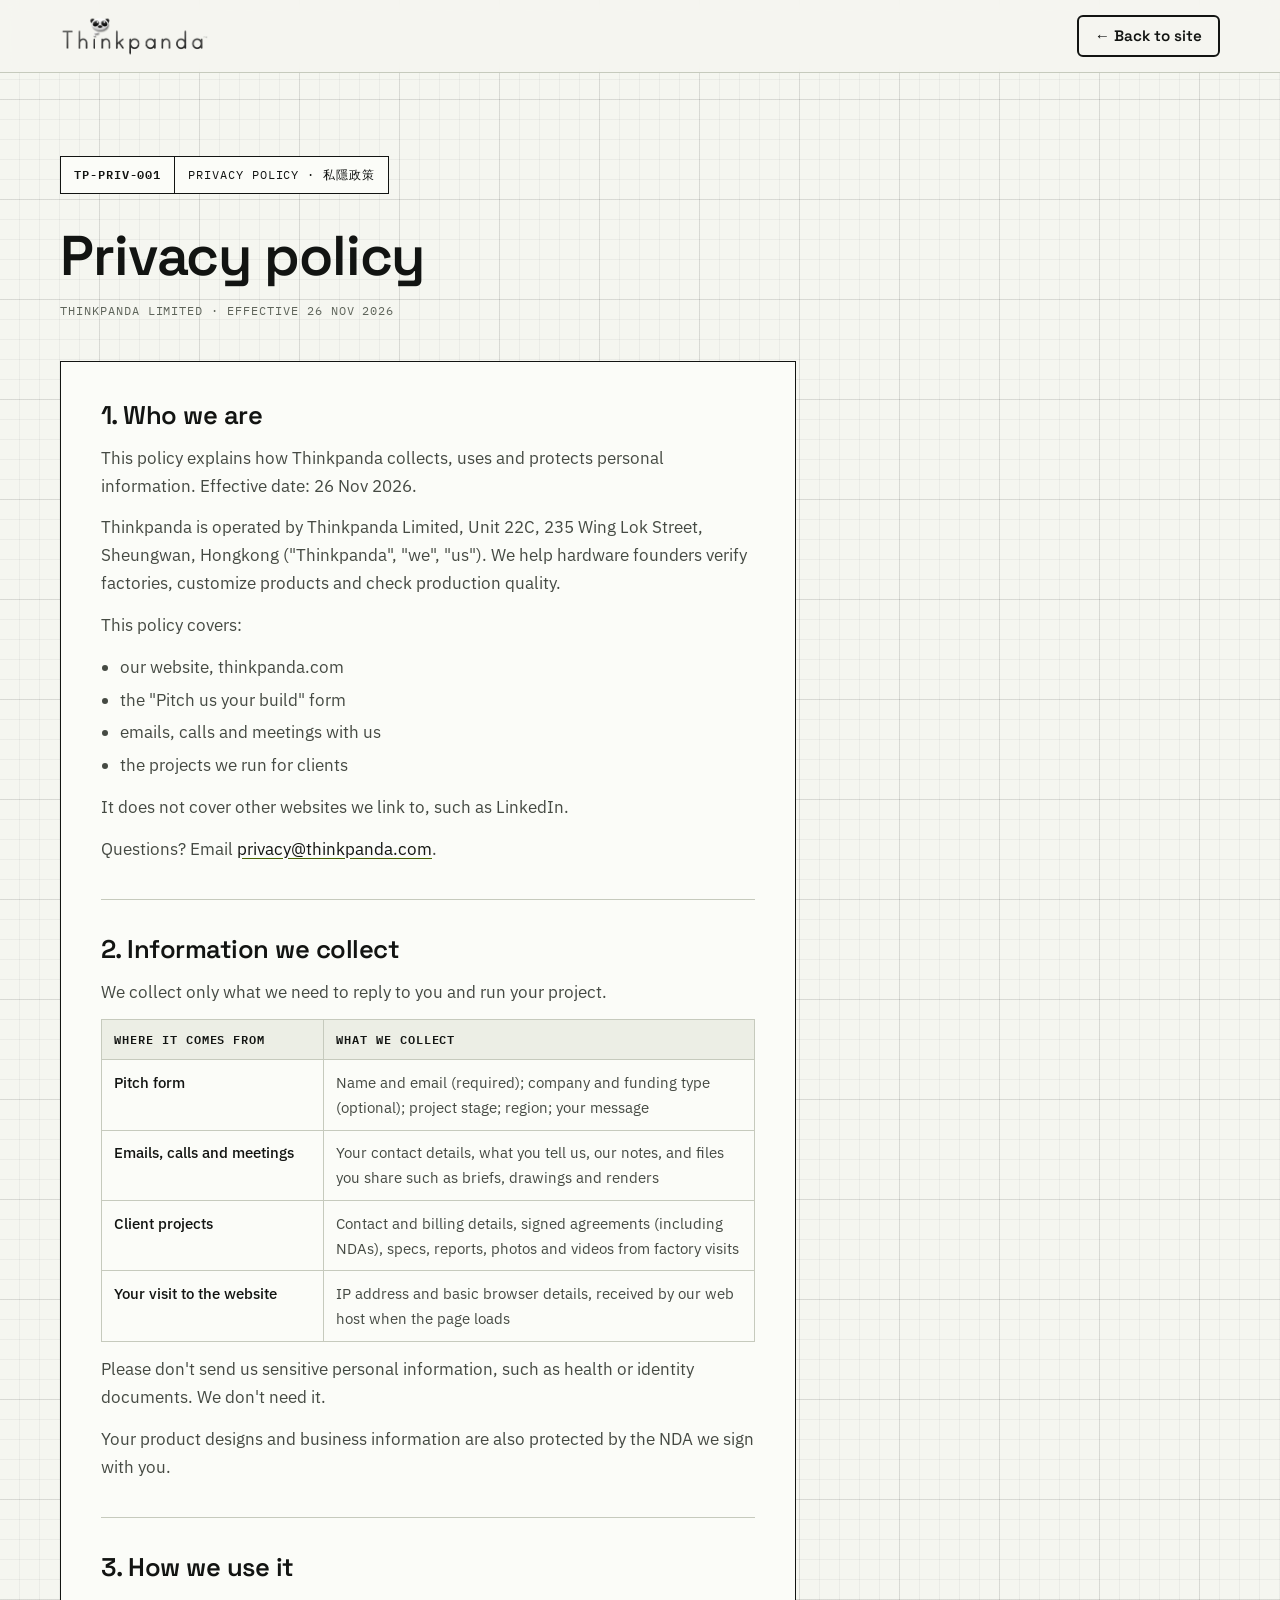
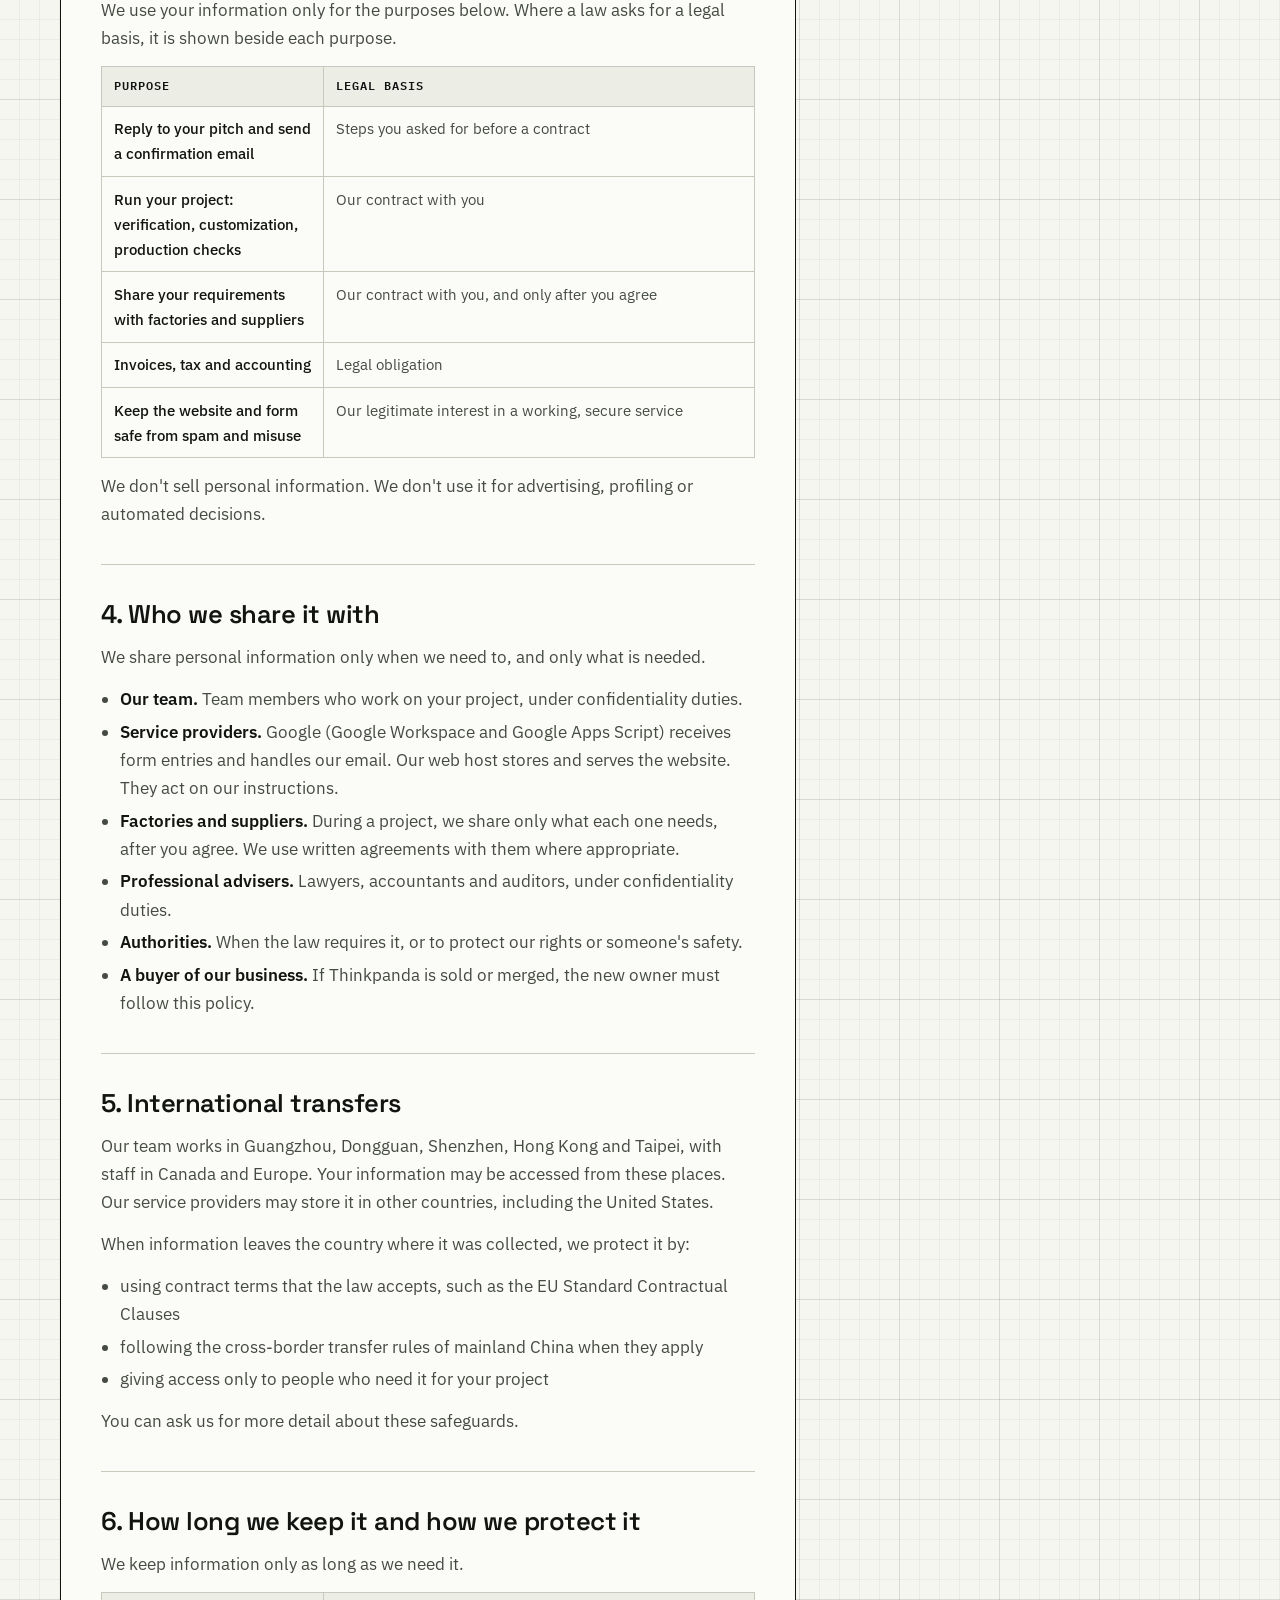
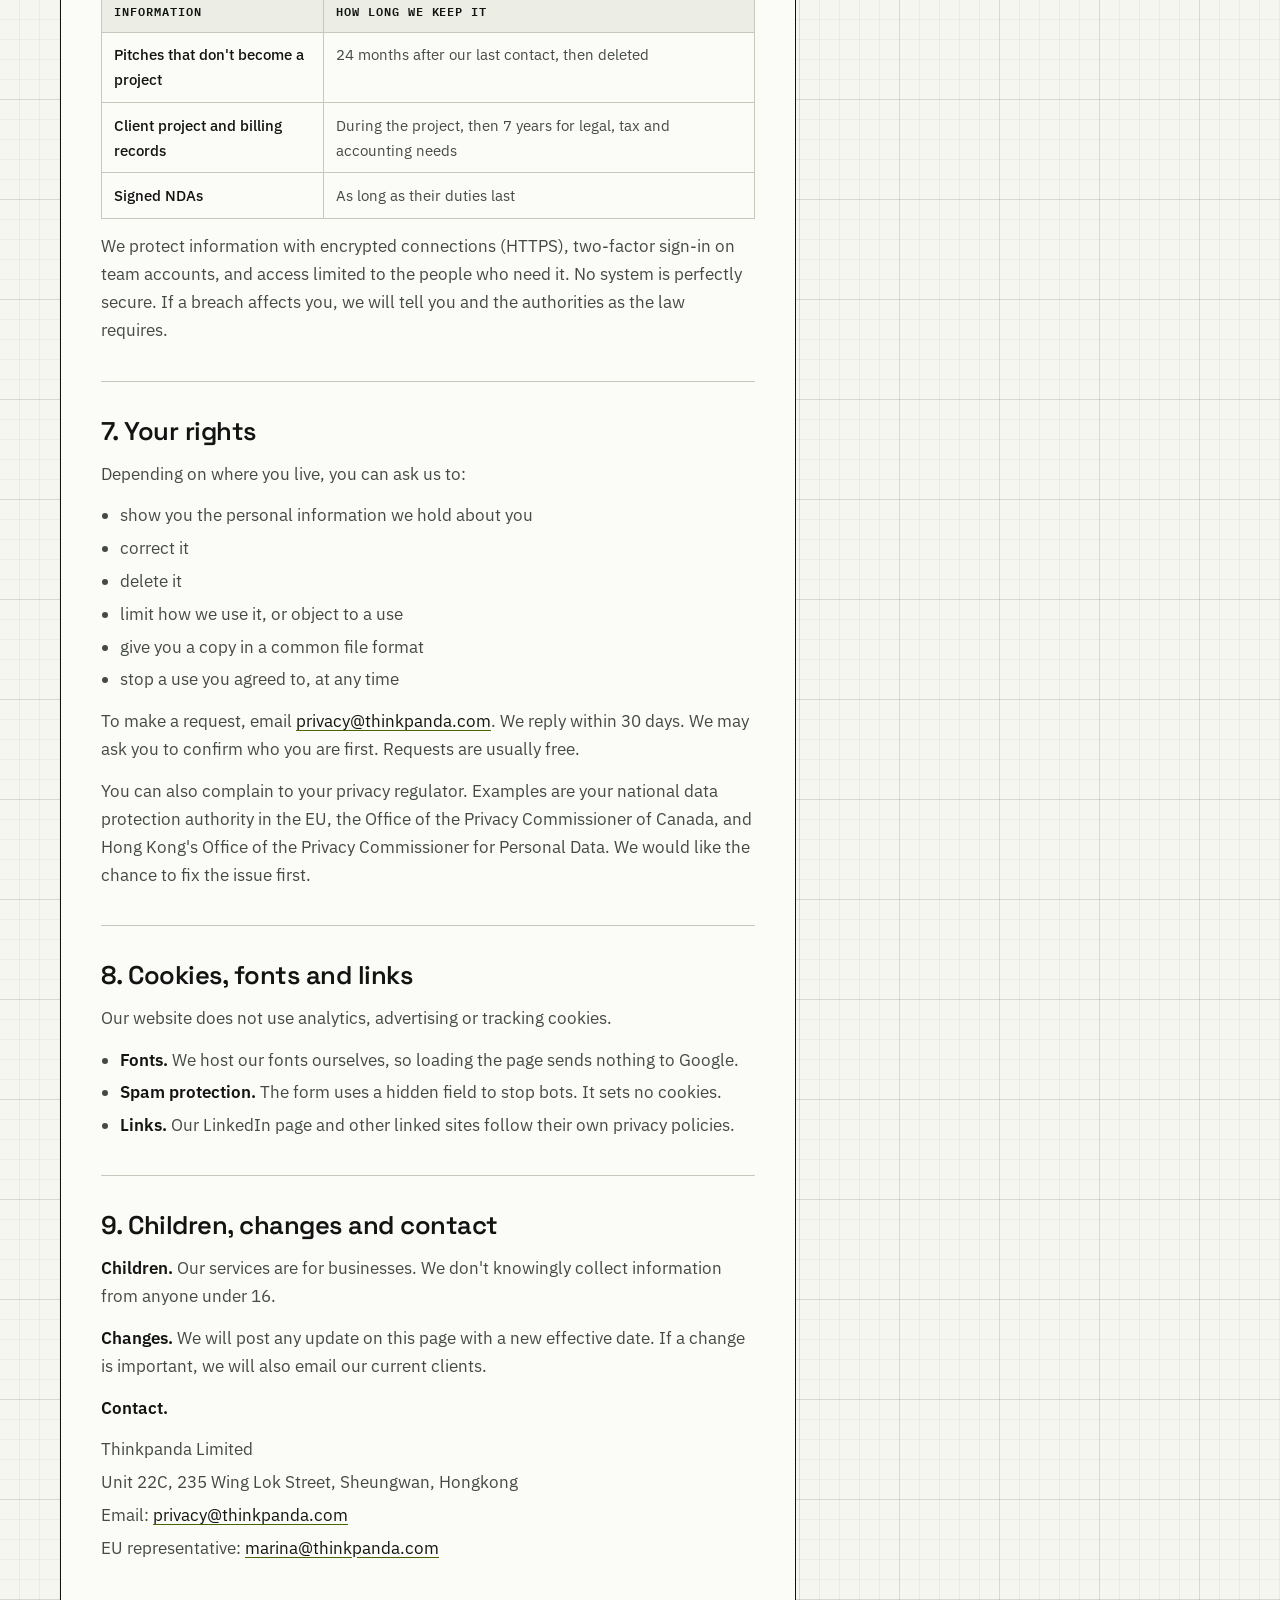
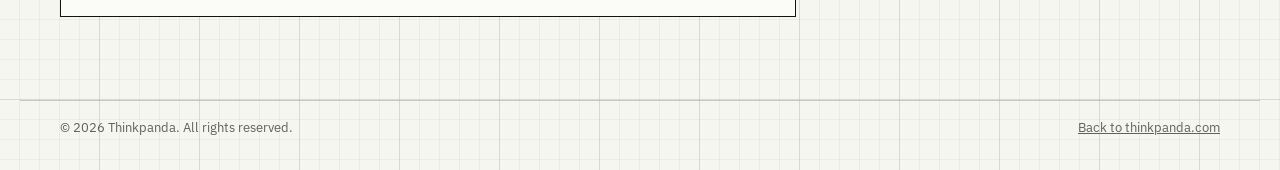
<file: privacy.html>
<!DOCTYPE html>
<html lang="en">
<head>
<meta name="robots" content="noindex, nofollow, noarchive, nosnippet, noimageindex">
<meta name="googlebot" content="noindex, nofollow, noarchive, nosnippet">
<meta name="bingbot" content="noindex, nofollow, noarchive, nosnippet">
<meta charset="utf-8">
<meta name="viewport" content="width=device-width, initial-scale=1">
<title>Privacy policy | Thinkpanda</title>
<meta name="description" content="How Thinkpanda Limited collects, uses and protects personal information.">
<meta name="theme-color" content="#F5F6F0" media="(prefers-color-scheme: light)">
<meta name="theme-color" content="#0E100E" media="(prefers-color-scheme: dark)">
<link rel="canonical" href="https://thinkpanda.com/privacy.html">
<link rel="icon" type="image/svg+xml" href="data:image/svg+xml,%3Csvg%20xmlns=%22http://www.w3.org/2000/svg%22%20viewBox=%220%200%2064%2064%22%3E%3Cdefs%3E%3ClinearGradient%20id=%22g%22%20x1=%220%22%20y1=%220%22%20x2=%221%22%20y2=%221%22%3E%3Cstop%20offset=%220%22%20stop-color=%22%23D4F53C%22/%3E%3Cstop%20offset=%221%22%20stop-color=%22%238BCB2A%22/%3E%3C/linearGradient%3E%3CclipPath%20id=%22c%22%3E%3Crect%20width=%2264%22%20height=%2264%22%20rx=%2214%22/%3E%3C/clipPath%3E%3C/defs%3E%3Crect%20width=%2264%22%20height=%2264%22%20rx=%2214%22%20fill=%22url%28%23g%29%22/%3E%3Cg%20clip-path=%22url%28%23c%29%22%3E%3Ccircle%20cx=%2214%22%20cy=%2240%22%20r=%227%22%20fill=%22%23121412%22/%3E%3Ccircle%20cx=%2244%22%20cy=%2240%22%20r=%227%22%20fill=%22%23121412%22/%3E%3Cellipse%20cx=%2229%22%20cy=%2258%22%20rx=%2224%22%20ry=%2220%22%20fill=%22%23fff%22/%3E%3Cellipse%20cx=%2220%22%20cy=%2255%22%20rx=%225%22%20ry=%226.5%22%20transform=%22rotate%2834%2020%2055%29%22%20fill=%22%23121412%22/%3E%3Cellipse%20cx=%2238%22%20cy=%2255%22%20rx=%225%22%20ry=%226.5%22%20transform=%22rotate%28-34%2038%2055%29%22%20fill=%22%23121412%22/%3E%3Ccircle%20cx=%2221.2%22%20cy=%2253%22%20r=%221.8%22%20fill=%22%23fff%22/%3E%3Ccircle%20cx=%2239.2%22%20cy=%2253%22%20r=%221.8%22%20fill=%22%23fff%22/%3E%3Cellipse%20cx=%2229%22%20cy=%2262%22%20rx=%223%22%20ry=%222%22%20fill=%22%23121412%22/%3E%3C/g%3E%3Cpath%20d=%22M45,12%20q0,-6%206,-6%20q6,0%206,6%20q0,4%20-4,6%20q-2,1%20-2,4%22%20fill=%22none%22%20stroke=%22%23121412%22%20stroke-width=%223.6%22%20stroke-linecap=%22round%22/%3E%3Ccircle%20cx=%2251%22%20cy=%2228%22%20r=%222.3%22%20fill=%22%23121412%22/%3E%3C/svg%3E">
<link rel="stylesheet" href="fonts/fonts.css">
<style>
:root{--paper:#F5F6F0;--paper-2:#ECEEE5;--card:#FBFCF8;--ink:#121412;--ink-2:#454A43;--ink-3:#5E645A;--rule:#C6CABD;--rule-strong:#121412;--lime:#C6F432;--on-lime:#121412;--lime-ink:#476500;--grid-minor:rgba(18,20,18,.045);--grid-major:rgba(18,20,18,.085);
--font-wm:"Quicksand","Varela Round",ui-rounded,system-ui,sans-serif;--font-display:"Space Grotesk","Helvetica Neue",Arial,"Noto Sans TC",sans-serif;--font-body:"IBM Plex Sans","Helvetica Neue",Arial,"Noto Sans TC","PingFang TC","Microsoft YaHei",sans-serif;--font-mono:"IBM Plex Mono",ui-monospace,"SFMono-Regular",Menlo,Consolas,"Noto Sans TC","PingFang TC",monospace;
--maxw:1240px;--gutter:clamp(16px,4vw,40px);--t-mono:.75rem;color-scheme:light}
@media (prefers-color-scheme:dark){:root{--paper:#0E100E;--paper-2:#131613;--card:#171A16;--ink:#ECEFE5;--ink-2:#B3B9AD;--ink-3:#9AA195;--rule:#30352E;--rule-strong:#ECEFE5;--lime-ink:#C6F432;--grid-minor:rgba(236,239,229,.035);--grid-major:rgba(236,239,229,.07);color-scheme:dark}}
*,*::before,*::after{box-sizing:border-box}
html{-webkit-text-size-adjust:100%}
body{margin:0;background-color:var(--paper);color:var(--ink);font:400 1.0625rem/1.65 var(--font-body);background-image:linear-gradient(var(--grid-major) 1px,transparent 1px),linear-gradient(90deg,var(--grid-major) 1px,transparent 1px),linear-gradient(var(--grid-minor) 1px,transparent 1px),linear-gradient(90deg,var(--grid-minor) 1px,transparent 1px);background-size:100px 100px,100px 100px,20px 20px,20px 20px;background-position:-1px -1px}
a{color:inherit}
a:focus-visible{outline:2px solid var(--ink);outline-offset:3px}
.skip{position:absolute;left:var(--gutter);top:-60px;z-index:100;background:var(--lime);color:var(--on-lime);padding:.6rem 1rem;font-weight:600;text-decoration:none;border:2px solid var(--ink)}
.skip:focus{top:.5rem}
.wrap{max-width:var(--maxw);margin-inline:auto;padding-inline:var(--gutter)}
.site-head{position:sticky;top:0;z-index:50;background:color-mix(in srgb,var(--paper) 90%,transparent);backdrop-filter:blur(8px);-webkit-backdrop-filter:blur(8px);border-bottom:1px solid var(--rule)}
.head-in{display:flex;align-items:center;justify-content:space-between;gap:1rem;min-height:72px}
.brand{display:inline-flex;align-items:center}
.logo{display:block;height:auto;width:150px;max-width:100%}
.logo-dark{display:none}
@media (prefers-color-scheme:dark){.logo-light{display:none}.logo-dark{display:block}}
.back{font:600 .95rem/1 var(--font-display);text-decoration:none;padding:.7rem 1rem;border:2px solid var(--ink);border-radius:6px}
.back:hover{background:var(--lime);color:var(--on-lime)}
main{padding-block:clamp(3rem,2rem + 4vw,6rem)}
.sheet-head{display:flex;margin-bottom:2rem;font-family:var(--font-mono);font-size:var(--t-mono);letter-spacing:.08em;text-transform:uppercase;border:1px solid var(--rule-strong);width:max-content;max-width:100%;background:var(--card)}
.sheet-head span{padding:.5rem .8rem}
.sheet-head .sht{border-right:1px solid var(--rule-strong);font-weight:600}
h1,h2{font-family:var(--font-display);font-weight:600;line-height:1.08;letter-spacing:-.02em;margin:0;text-wrap:balance}
h1{font-size:clamp(2.2rem,1.4rem + 3vw,3.5rem)}
.meta{margin:.9rem 0 0;font-family:var(--font-mono);font-size:var(--t-mono);letter-spacing:.08em;text-transform:uppercase;color:var(--ink-3)}
.policy{max-width:46rem;margin-top:2.5rem;background:var(--card);border:1px solid var(--rule-strong);padding:clamp(1.25rem,1rem + 2vw,2.5rem)}
.policy section+section{margin-top:2.25rem;padding-top:2.25rem;border-top:1px solid var(--rule)}
.policy h2{font-size:clamp(1.3rem,1.15rem + .6vw,1.6rem);margin-bottom:.9rem}
.policy p{margin:0 0 .85rem;color:var(--ink-2)}
.policy p:last-child{margin-bottom:0}
.policy b{color:var(--ink);font-weight:600}
.policy ul{margin:0 0 .85rem;padding-left:1.2rem;color:var(--ink-2)}
.policy li{margin:.3rem 0}
.policy ul.plain{list-style:none;padding-left:0}
.policy a{color:var(--ink);text-decoration-color:var(--lime-ink);text-underline-offset:3px}
.tbl{overflow-x:auto;margin:0 0 .85rem}
table{width:100%;border-collapse:collapse;font-size:.95rem}
th,td{text-align:left;vertical-align:top;padding:.6rem .75rem;border:1px solid var(--rule)}
th{font-family:var(--font-mono);font-size:var(--t-mono);font-weight:600;letter-spacing:.08em;text-transform:uppercase;background:var(--paper-2)}
td{color:var(--ink-2)}
td:first-child{color:var(--ink);font-weight:500;width:34%}
.site-foot{padding:0 0 2rem}
.foot-legal{display:flex;justify-content:space-between;gap:1rem;flex-wrap:wrap;font-size:.82rem;color:var(--ink-3);border-top:1px solid var(--rule);padding-top:1rem}
</style>
</head>
<body>
<a class="skip" href="#main">Skip to content</a>
<header class="site-head">
  <div class="wrap head-in">
    <a class="brand" href="index.html" aria-label="Thinkpanda home"><img class="logo logo-light" src="[data-uri]" alt="Thinkpanda"><img class="logo logo-dark" src="[data-uri]" alt="" aria-hidden="true"></a>
    <a class="back" href="index.html"><span aria-hidden="true">&larr;</span> Back to site</a>
  </div>
</header>
<main id="main">
  <div class="wrap">
    <div class="sheet-head"><span class="sht">TP-PRIV-001</span><span>Privacy policy · 私隱政策</span></div>
    <h1>Privacy policy</h1>
    <p class="meta">Thinkpanda Limited · Effective 26 Nov 2026</p>
    <article class="policy">
<section aria-labelledby="s1"><h2 id="s1">1. Who we are</h2>
<p>This policy explains how Thinkpanda collects, uses and protects personal information. Effective date: 26 Nov 2026.</p>
<p>Thinkpanda is operated by Thinkpanda Limited, Unit 22C, 235 Wing Lok Street, Sheungwan, Hongkong ("Thinkpanda", "we", "us"). We help hardware founders verify factories, customize products and check production quality.</p>
<p>This policy covers:</p>
<ul><li>our website, thinkpanda.com</li><li>the "Pitch us your build" form</li><li>emails, calls and meetings with us</li><li>the projects we run for clients</li></ul>
<p>It does not cover other websites we link to, such as LinkedIn.</p>
<p>Questions? Email <a href="mailto:privacy@thinkpanda.com">privacy@thinkpanda.com</a>.</p></section>

<section aria-labelledby="s2"><h2 id="s2">2. Information we collect</h2>
<p>We collect only what we need to reply to you and run your project.</p>
<div class="tbl"><table><thead><tr><th scope="col">Where it comes from</th><th scope="col">What we collect</th></tr></thead><tbody>
<tr><td>Pitch form</td><td>Name and email (required); company and funding type (optional); project stage; region; your message</td></tr>
<tr><td>Emails, calls and meetings</td><td>Your contact details, what you tell us, our notes, and files you share such as briefs, drawings and renders</td></tr>
<tr><td>Client projects</td><td>Contact and billing details, signed agreements (including NDAs), specs, reports, photos and videos from factory visits</td></tr>
<tr><td>Your visit to the website</td><td>IP address and basic browser details, received by our web host when the page loads</td></tr>
</tbody></table></div>
<p>Please don't send us sensitive personal information, such as health or identity documents. We don't need it.</p>
<p>Your product designs and business information are also protected by the NDA we sign with you.</p></section>

<section aria-labelledby="s3"><h2 id="s3">3. How we use it</h2>
<p>We use your information only for the purposes below. Where a law asks for a legal basis, it is shown beside each purpose.</p>
<div class="tbl"><table><thead><tr><th scope="col">Purpose</th><th scope="col">Legal basis</th></tr></thead><tbody>
<tr><td>Reply to your pitch and send a confirmation email</td><td>Steps you asked for before a contract</td></tr>
<tr><td>Run your project: verification, customization, production checks</td><td>Our contract with you</td></tr>
<tr><td>Share your requirements with factories and suppliers</td><td>Our contract with you, and only after you agree</td></tr>
<tr><td>Invoices, tax and accounting</td><td>Legal obligation</td></tr>
<tr><td>Keep the website and form safe from spam and misuse</td><td>Our legitimate interest in a working, secure service</td></tr>
</tbody></table></div>
<p>We don't sell personal information. We don't use it for advertising, profiling or automated decisions.</p></section>

<section aria-labelledby="s4"><h2 id="s4">4. Who we share it with</h2>
<p>We share personal information only when we need to, and only what is needed.</p>
<ul>
<li><b>Our team.</b> Team members who work on your project, under confidentiality duties.</li>
<li><b>Service providers.</b> Google (Google Workspace and Google Apps Script) receives form entries and handles our email. Our web host stores and serves the website. They act on our instructions.</li>
<li><b>Factories and suppliers.</b> During a project, we share only what each one needs, after you agree. We use written agreements with them where appropriate.</li>
<li><b>Professional advisers.</b> Lawyers, accountants and auditors, under confidentiality duties.</li>
<li><b>Authorities.</b> When the law requires it, or to protect our rights or someone's safety.</li>
<li><b>A buyer of our business.</b> If Thinkpanda is sold or merged, the new owner must follow this policy.</li>
</ul></section>

<section aria-labelledby="s5"><h2 id="s5">5. International transfers</h2>
<p>Our team works in Guangzhou, Dongguan, Shenzhen, Hong Kong and Taipei, with staff in Canada and Europe. Your information may be accessed from these places. Our service providers may store it in other countries, including the United States.</p>
<p>When information leaves the country where it was collected, we protect it by:</p>
<ul><li>using contract terms that the law accepts, such as the EU Standard Contractual Clauses</li><li>following the cross-border transfer rules of mainland China when they apply</li><li>giving access only to people who need it for your project</li></ul>
<p>You can ask us for more detail about these safeguards.</p></section>

<section aria-labelledby="s6"><h2 id="s6">6. How long we keep it and how we protect it</h2>
<p>We keep information only as long as we need it.</p>
<div class="tbl"><table><thead><tr><th scope="col">Information</th><th scope="col">How long we keep it</th></tr></thead><tbody>
<tr><td>Pitches that don't become a project</td><td>24 months after our last contact, then deleted</td></tr>
<tr><td>Client project and billing records</td><td>During the project, then 7 years for legal, tax and accounting needs</td></tr>
<tr><td>Signed NDAs</td><td>As long as their duties last</td></tr>
</tbody></table></div>
<p>We protect information with encrypted connections (HTTPS), two-factor sign-in on team accounts, and access limited to the people who need it. No system is perfectly secure. If a breach affects you, we will tell you and the authorities as the law requires.</p></section>

<section aria-labelledby="s7"><h2 id="s7">7. Your rights</h2>
<p>Depending on where you live, you can ask us to:</p>
<ul><li>show you the personal information we hold about you</li><li>correct it</li><li>delete it</li><li>limit how we use it, or object to a use</li><li>give you a copy in a common file format</li><li>stop a use you agreed to, at any time</li></ul>
<p>To make a request, email <a href="mailto:privacy@thinkpanda.com">privacy@thinkpanda.com</a>. We reply within 30 days. We may ask you to confirm who you are first. Requests are usually free.</p>
<p>You can also complain to your privacy regulator. Examples are your national data protection authority in the EU, the Office of the Privacy Commissioner of Canada, and Hong Kong's Office of the Privacy Commissioner for Personal Data. We would like the chance to fix the issue first.</p></section>

<section aria-labelledby="s8"><h2 id="s8">8. Cookies, fonts and links</h2>
<p>Our website does not use analytics, advertising or tracking cookies.</p>
<ul>
<li><b>Fonts.</b> We host our fonts ourselves, so loading the page sends nothing to Google.</li>
<li><b>Spam protection.</b> The form uses a hidden field to stop bots. It sets no cookies.</li>
<li><b>Links.</b> Our LinkedIn page and other linked sites follow their own privacy policies.</li>
</ul></section>

<section aria-labelledby="s9"><h2 id="s9">9. Children, changes and contact</h2>
<p><b>Children.</b> Our services are for businesses. We don't knowingly collect information from anyone under 16.</p>
<p><b>Changes.</b> We will post any update on this page with a new effective date. If a change is important, we will also email our current clients.</p>
<p><b>Contact.</b></p>
<ul class="plain"><li>Thinkpanda Limited</li><li>Unit 22C, 235 Wing Lok Street, Sheungwan, Hongkong</li><li>Email: <a href="mailto:privacy@thinkpanda.com">privacy@thinkpanda.com</a></li><li>EU representative: <a href="mailto:marina@thinkpanda.com">marina@thinkpanda.com</a></li></ul></section>
</article>
  </div>
</main>
<footer class="site-foot">
  <div class="wrap foot-legal"><span>© 2026 Thinkpanda. All rights reserved.</span><a href="index.html">Back to thinkpanda.com</a></div>
</footer>
</body>
</html>
</file>
<file: fonts/fonts.css>
/* Self-hosted fonts, SIL Open Font License 1.1 (see LICENSE-*.txt). Files from Fontsource 5.3.0: Latin and Latin Extended. */
@font-face{font-family:'IBM Plex Sans';font-style:normal;font-weight:400;font-display:swap;src:url("ibm-plex-sans-latin-ext-400-normal.woff2") format("woff2");unicode-range:U+0100-02BA,U+02BD-02C5,U+02C7-02CC,U+02CE-02D7,U+02DD-02FF,U+0304,U+0308,U+0329,U+1D00-1DBF,U+1E00-1E9F,U+1EF2-1EFF,U+2020,U+20A0-20AB,U+20AD-20C0,U+2113,U+2C60-2C7F,U+A720-A7FF}
@font-face{font-family:'IBM Plex Sans';font-style:normal;font-weight:400;font-display:swap;src:url("ibm-plex-sans-latin-400-normal.woff2") format("woff2");unicode-range:U+0000-00FF,U+0131,U+0152-0153,U+02BB-02BC,U+02C6,U+02DA,U+02DC,U+0304,U+0308,U+0329,U+2000-206F,U+20AC,U+2122,U+2191,U+2193,U+2212,U+2215,U+FEFF,U+FFFD}
@font-face{font-family:'IBM Plex Sans';font-style:normal;font-weight:500;font-display:swap;src:url("ibm-plex-sans-latin-ext-500-normal.woff2") format("woff2");unicode-range:U+0100-02BA,U+02BD-02C5,U+02C7-02CC,U+02CE-02D7,U+02DD-02FF,U+0304,U+0308,U+0329,U+1D00-1DBF,U+1E00-1E9F,U+1EF2-1EFF,U+2020,U+20A0-20AB,U+20AD-20C0,U+2113,U+2C60-2C7F,U+A720-A7FF}
@font-face{font-family:'IBM Plex Sans';font-style:normal;font-weight:500;font-display:swap;src:url("ibm-plex-sans-latin-500-normal.woff2") format("woff2");unicode-range:U+0000-00FF,U+0131,U+0152-0153,U+02BB-02BC,U+02C6,U+02DA,U+02DC,U+0304,U+0308,U+0329,U+2000-206F,U+20AC,U+2122,U+2191,U+2193,U+2212,U+2215,U+FEFF,U+FFFD}
@font-face{font-family:'IBM Plex Sans';font-style:normal;font-weight:600;font-display:swap;src:url("ibm-plex-sans-latin-ext-600-normal.woff2") format("woff2");unicode-range:U+0100-02BA,U+02BD-02C5,U+02C7-02CC,U+02CE-02D7,U+02DD-02FF,U+0304,U+0308,U+0329,U+1D00-1DBF,U+1E00-1E9F,U+1EF2-1EFF,U+2020,U+20A0-20AB,U+20AD-20C0,U+2113,U+2C60-2C7F,U+A720-A7FF}
@font-face{font-family:'IBM Plex Sans';font-style:normal;font-weight:600;font-display:swap;src:url("ibm-plex-sans-latin-600-normal.woff2") format("woff2");unicode-range:U+0000-00FF,U+0131,U+0152-0153,U+02BB-02BC,U+02C6,U+02DA,U+02DC,U+0304,U+0308,U+0329,U+2000-206F,U+20AC,U+2122,U+2191,U+2193,U+2212,U+2215,U+FEFF,U+FFFD}
@font-face{font-family:'IBM Plex Sans';font-style:italic;font-weight:400;font-display:swap;src:url("ibm-plex-sans-latin-ext-400-italic.woff2") format("woff2");unicode-range:U+0100-02BA,U+02BD-02C5,U+02C7-02CC,U+02CE-02D7,U+02DD-02FF,U+0304,U+0308,U+0329,U+1D00-1DBF,U+1E00-1E9F,U+1EF2-1EFF,U+2020,U+20A0-20AB,U+20AD-20C0,U+2113,U+2C60-2C7F,U+A720-A7FF}
@font-face{font-family:'IBM Plex Sans';font-style:italic;font-weight:400;font-display:swap;src:url("ibm-plex-sans-latin-400-italic.woff2") format("woff2");unicode-range:U+0000-00FF,U+0131,U+0152-0153,U+02BB-02BC,U+02C6,U+02DA,U+02DC,U+0304,U+0308,U+0329,U+2000-206F,U+20AC,U+2122,U+2191,U+2193,U+2212,U+2215,U+FEFF,U+FFFD}
@font-face{font-family:'IBM Plex Mono';font-style:normal;font-weight:400;font-display:swap;src:url("ibm-plex-mono-latin-ext-400-normal.woff2") format("woff2");unicode-range:U+0100-02BA,U+02BD-02C5,U+02C7-02CC,U+02CE-02D7,U+02DD-02FF,U+0304,U+0308,U+0329,U+1D00-1DBF,U+1E00-1E9F,U+1EF2-1EFF,U+2020,U+20A0-20AB,U+20AD-20C0,U+2113,U+2C60-2C7F,U+A720-A7FF}
@font-face{font-family:'IBM Plex Mono';font-style:normal;font-weight:400;font-display:swap;src:url("ibm-plex-mono-latin-400-normal.woff2") format("woff2");unicode-range:U+0000-00FF,U+0131,U+0152-0153,U+02BB-02BC,U+02C6,U+02DA,U+02DC,U+0304,U+0308,U+0329,U+2000-206F,U+20AC,U+2122,U+2191,U+2193,U+2212,U+2215,U+FEFF,U+FFFD}
@font-face{font-family:'IBM Plex Mono';font-style:normal;font-weight:500;font-display:swap;src:url("ibm-plex-mono-latin-ext-500-normal.woff2") format("woff2");unicode-range:U+0100-02BA,U+02BD-02C5,U+02C7-02CC,U+02CE-02D7,U+02DD-02FF,U+0304,U+0308,U+0329,U+1D00-1DBF,U+1E00-1E9F,U+1EF2-1EFF,U+2020,U+20A0-20AB,U+20AD-20C0,U+2113,U+2C60-2C7F,U+A720-A7FF}
@font-face{font-family:'IBM Plex Mono';font-style:normal;font-weight:500;font-display:swap;src:url("ibm-plex-mono-latin-500-normal.woff2") format("woff2");unicode-range:U+0000-00FF,U+0131,U+0152-0153,U+02BB-02BC,U+02C6,U+02DA,U+02DC,U+0304,U+0308,U+0329,U+2000-206F,U+20AC,U+2122,U+2191,U+2193,U+2212,U+2215,U+FEFF,U+FFFD}
@font-face{font-family:'IBM Plex Mono';font-style:normal;font-weight:600;font-display:swap;src:url("ibm-plex-mono-latin-ext-600-normal.woff2") format("woff2");unicode-range:U+0100-02BA,U+02BD-02C5,U+02C7-02CC,U+02CE-02D7,U+02DD-02FF,U+0304,U+0308,U+0329,U+1D00-1DBF,U+1E00-1E9F,U+1EF2-1EFF,U+2020,U+20A0-20AB,U+20AD-20C0,U+2113,U+2C60-2C7F,U+A720-A7FF}
@font-face{font-family:'IBM Plex Mono';font-style:normal;font-weight:600;font-display:swap;src:url("ibm-plex-mono-latin-600-normal.woff2") format("woff2");unicode-range:U+0000-00FF,U+0131,U+0152-0153,U+02BB-02BC,U+02C6,U+02DA,U+02DC,U+0304,U+0308,U+0329,U+2000-206F,U+20AC,U+2122,U+2191,U+2193,U+2212,U+2215,U+FEFF,U+FFFD}
@font-face{font-family:'Space Grotesk';font-style:normal;font-weight:300 700;font-display:swap;src:url("space-grotesk-latin-ext-wght-normal.woff2") format("woff2");unicode-range:U+0100-02BA,U+02BD-02C5,U+02C7-02CC,U+02CE-02D7,U+02DD-02FF,U+0304,U+0308,U+0329,U+1D00-1DBF,U+1E00-1E9F,U+1EF2-1EFF,U+2020,U+20A0-20AB,U+20AD-20C0,U+2113,U+2C60-2C7F,U+A720-A7FF}
@font-face{font-family:'Space Grotesk';font-style:normal;font-weight:300 700;font-display:swap;src:url("space-grotesk-latin-wght-normal.woff2") format("woff2");unicode-range:U+0000-00FF,U+0131,U+0152-0153,U+02BB-02BC,U+02C6,U+02DA,U+02DC,U+0304,U+0308,U+0329,U+2000-206F,U+20AC,U+2122,U+2191,U+2193,U+2212,U+2215,U+FEFF,U+FFFD}
@font-face{font-family:'Quicksand';font-style:normal;font-weight:300 700;font-display:swap;src:url("quicksand-latin-ext-wght-normal.woff2") format("woff2");unicode-range:U+0100-02BA,U+02BD-02C5,U+02C7-02CC,U+02CE-02D7,U+02DD-02FF,U+0304,U+0308,U+0329,U+1D00-1DBF,U+1E00-1E9F,U+1EF2-1EFF,U+2020,U+20A0-20AB,U+20AD-20C0,U+2113,U+2C60-2C7F,U+A720-A7FF}
@font-face{font-family:'Quicksand';font-style:normal;font-weight:300 700;font-display:swap;src:url("quicksand-latin-wght-normal.woff2") format("woff2");unicode-range:U+0000-00FF,U+0131,U+0152-0153,U+02BB-02BC,U+02C6,U+02DA,U+02DC,U+0304,U+0308,U+0329,U+2000-206F,U+20AC,U+2122,U+2191,U+2193,U+2212,U+2215,U+FEFF,U+FFFD}
</file>
